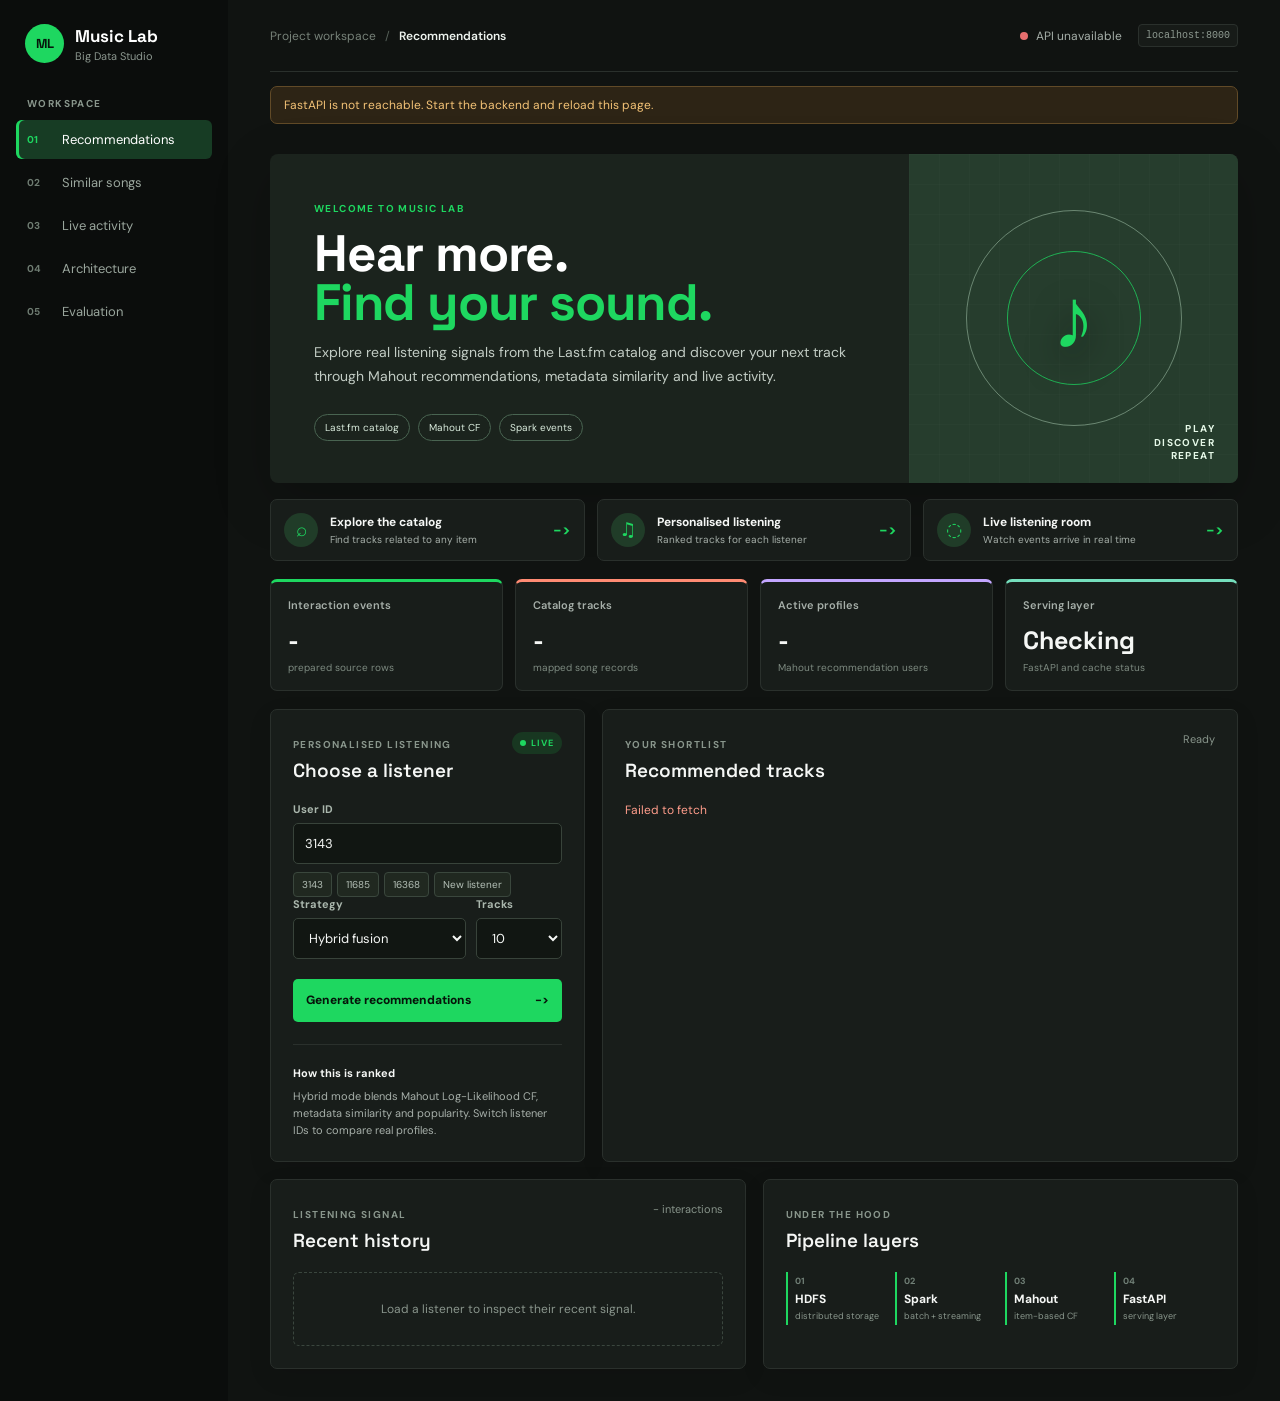
<file: frontend/index.html>
<!doctype html>
<html lang="en">
  <head>
    <meta charset="UTF-8" />
    <meta name="viewport" content="width=device-width, initial-scale=1.0" />
    <meta name="description" content="Scalable Big Data music recommendation system powered by Mahout, Spark and FastAPI." />
    <title>Music Lab | Big Data Recommendation System</title>
    <link rel="preconnect" href="https://fonts.googleapis.com" />
    <link rel="preconnect" href="https://fonts.gstatic.com" crossorigin />
    <link href="https://fonts.googleapis.com/css2?family=DM+Sans:wght@400;500;600;700&family=Space+Grotesk:wght@500;600;700&display=swap" rel="stylesheet" />
    <link rel="stylesheet" href="./styles.css" />
  </head>
  <body>
    <div class="app-shell">
      <aside class="sidebar" aria-label="Primary navigation">
        <div class="brand-lockup"><div class="brand-mark" aria-hidden="true">ML</div><div><strong>Music Lab</strong><span>Big Data Studio</span></div></div>
        <div class="sidebar-label">Workspace</div>
        <nav class="nav-list">
          <button class="nav-item is-active" data-view="recommendations"><span class="nav-icon">01</span> Recommendations</button>
          <button class="nav-item" data-view="similar"><span class="nav-icon">02</span> Similar songs</button>
          <button class="nav-item" data-view="activity"><span class="nav-icon">03</span> Live activity</button>
          <button class="nav-item" data-view="architecture"><span class="nav-icon">04</span> Architecture</button>
          <button class="nav-item" data-view="evaluation"><span class="nav-icon">05</span> Evaluation</button>
        </nav>
      </aside>

      <main class="main-content">
        <header class="topbar"><div><span class="breadcrumb">Project workspace</span><span class="breadcrumb-separator">/</span><strong id="pageTitle">Recommendations</strong></div><div class="topbar-status"><span id="apiStatusDot" class="status-dot"></span><span id="apiStatusText">Connecting to FastAPI</span><code id="apiOrigin">localhost:8000</code></div></header>
        <div id="globalMessage" class="global-message" role="status" aria-live="polite"></div>

        <section class="view is-visible" data-view-panel="recommendations">
          <section class="hero-panel"><div class="hero-copy"><span class="section-kicker">WELCOME TO MUSIC LAB</span><h1>Hear more.<br /><em>Find your sound.</em></h1><p>Explore real listening signals from the Last.fm catalog and discover your next track through Mahout recommendations, metadata similarity and live activity.</p><div class="hero-tags"><span>Last.fm catalog</span><span>Mahout CF</span><span>Spark events</span></div></div><div class="hero-art" role="img" aria-label="Abstract music listening artwork"><div class="art-grid"></div><div class="art-ring ring-one"></div><div class="art-ring ring-two"></div><div class="art-note">♪</div><span>PLAY<br />DISCOVER<br />REPEAT</span></div></section>
          <section class="reference-actions" aria-label="Explore music workspace"><button type="button" data-view-link="similar"><span class="action-icon">⌕</span><span><b>Explore the catalog</b><small>Find tracks related to any item</small></span><strong>-&gt;</strong></button><button type="button" data-view-link="recommendations"><span class="action-icon">♫</span><span><b>Personalised listening</b><small>Ranked tracks for each listener</small></span><strong>-&gt;</strong></button><button type="button" data-view-link="activity"><span class="action-icon">◌</span><span><b>Live listening room</b><small>Watch events arrive in real time</small></span><strong>-&gt;</strong></button></section>
          <section class="stats-grid" aria-label="Live project metrics"><article class="stat-card stat-blue"><span class="stat-label">Interaction events</span><strong id="statInteractions">-</strong><small>prepared source rows</small></article><article class="stat-card stat-coral"><span class="stat-label">Catalog tracks</span><strong id="statCatalog">-</strong><small>mapped song records</small></article><article class="stat-card stat-lilac"><span class="stat-label">Active profiles</span><strong id="statProfiles">-</strong><small>Mahout recommendation users</small></article><article class="stat-card stat-mint"><span class="stat-label">Serving layer</span><strong id="statServing">Checking</strong><small id="statServingDetail">FastAPI and cache status</small></article></section>
          <section class="recommendation-layout">
            <div class="panel control-panel"><div class="panel-heading"><div><span class="section-kicker">PERSONALISED LISTENING</span><h2>Choose a listener</h2></div><span class="live-dot">LIVE</span></div><form id="recommendationForm"><label for="userId">User ID</label><input id="userId" name="userId" type="text" value="3143" autocomplete="off" required /><div class="quick-picks" aria-label="Prepared Last.fm users"><button type="button" data-user="3143">3143</button><button type="button" data-user="11685">11685</button><button type="button" data-user="16368">16368</button><button type="button" data-user="new">New listener</button></div><div class="form-row"><div><label for="strategy">Strategy</label><select id="strategy"><option value="hybrid">Hybrid fusion</option><option value="collaborative">Mahout CF</option><option value="content_based">Metadata similarity</option><option value="popularity">Popularity</option></select></div><div><label for="limit">Tracks</label><select id="limit"><option>5</option><option selected>10</option><option>15</option></select></div></div><button class="primary-button" type="submit"><span class="button-label">Generate recommendations</span><span class="button-spinner" aria-hidden="true"></span><span aria-hidden="true">-&gt;</span></button></form><div class="method-note"><strong>How this is ranked</strong><p>Hybrid mode blends Mahout Log-Likelihood CF, metadata similarity and popularity. Switch listener IDs to compare real profiles.</p></div></div>
            <div class="panel results-panel"><div class="panel-heading"><div><span class="section-kicker">YOUR SHORTLIST</span><h2>Recommended tracks</h2></div><span id="resultCount" class="result-count">Ready</span></div><div id="message" class="message">Select a listener to load real recommendations.</div><div id="recommendations" class="recommendation-list"></div></div>
          </section>
          <section class="lower-grid"><div class="panel history-panel"><div class="panel-heading"><div><span class="section-kicker">LISTENING SIGNAL</span><h2>Recent history</h2></div><span id="historyCount" class="muted-label">- interactions</span></div><div id="history" class="history-list"><div class="empty-state">Load a listener to inspect their recent signal.</div></div></div><div class="panel stack-panel"><div class="panel-heading"><div><span class="section-kicker">UNDER THE HOOD</span><h2>Pipeline layers</h2></div></div><div class="pipeline-list"><div><b>01</b><span>HDFS</span><small>distributed storage</small></div><div><b>02</b><span>Spark</span><small>batch + streaming</small></div><div><b>03</b><span>Mahout</span><small>item-based CF</small></div><div><b>04</b><span>FastAPI</span><small>serving layer</small></div></div></div></section>
        </section>

        <section class="view" data-view-panel="similar"><div class="page-intro"><span class="section-kicker">CATALOG EXPLORER</span><h1>Explore the sound map</h1><p>Choose any mapped item and compare its metadata and interaction neighbours from the Last.fm catalog.</p></div><div class="split-layout"><div class="panel control-panel"><div class="control-art">♫</div><form id="similarForm"><label for="songId">Song or item ID</label><input id="songId" value="165560" required /><div class="quick-picks" aria-label="Example catalog items"><button type="button" data-song="165560">Common</button><button type="button" data-song="341196">D'Angelo</button><button type="button" data-song="681220">Mos Def</button></div><label for="similarLimit">Results</label><select id="similarLimit"><option>5</option><option selected>10</option><option>15</option></select><button class="primary-button" type="submit"><span class="button-label">Find similar tracks</span><span class="button-spinner" aria-hidden="true"></span><span>-&gt;</span></button></form></div><div class="panel"><div class="panel-heading"><div><span class="section-kicker">MATCHES</span><h2 id="similarTitle">Waiting for a query</h2></div></div><div id="similarResults" class="recommendation-list"><div class="empty-state">Enter a song ID to begin.</div></div></div></div></section>
        <section class="view" data-view-panel="activity"><div class="page-intro"><span class="section-kicker">REAL-TIME LISTENING ROOM</span><h1>Live activity</h1><p>Start the event stream and watch valid catalog events arrive for Spark Structured Streaming.</p></div><div class="activity-controls"><button class="primary-button" id="startSimulator" type="button"><span>Start live stream</span><span>▶</span></button><button class="ghost-button" id="stopSimulator" type="button">Stop stream</button><button class="ghost-button" id="refreshActivity" type="button">Refresh feed</button></div><div class="stats-grid compact-stats"><article class="stat-card stat-blue"><span class="stat-label">Events processed</span><strong id="liveEvents">-</strong><small>current buffer</small></article><article class="stat-card stat-coral"><span class="stat-label">Active listeners</span><strong id="liveUsers">-</strong><small>unique users</small></article><article class="stat-card stat-mint"><span class="stat-label">Simulator</span><strong id="liveSimulator">-</strong><small>event producer state</small></article></div><div class="panel activity-panel"><div class="panel-heading"><div><span class="section-kicker">EVENT FEED</span><h2>Recent listening events</h2></div><span id="liveLastEvent" class="muted-label">Waiting for stream</span></div><div id="activityTable" class="table-wrap"><div class="empty-state">Start the live stream to see listening activity.</div></div></div></section>
        <section class="view" data-view-panel="architecture"><div class="page-intro"><span class="section-kicker">SYSTEM DESIGN</span><h1>One connected pipeline</h1><p>The application keeps the original Big Data path visible: storage, distributed processing, recommendation generation and API serving.</p></div><div class="architecture-flow"><div class="arch-node node-input"><span>01</span><strong>Last.fm 1K</strong><small>4,620,928 interaction rows</small></div><div class="arch-arrow">-&gt;</div><div class="arch-node node-storage"><span>02</span><strong>HDFS</strong><small>bronze / silver / gold paths</small></div><div class="arch-arrow">-&gt;</div><div class="arch-node node-compute"><span>03</span><strong>Spark</strong><small>batch and event processing</small></div><div class="arch-arrow">-&gt;</div><div class="arch-node node-model"><span>04</span><strong>Mahout</strong><small>Log-Likelihood item CF</small></div><div class="arch-arrow">-&gt;</div><div class="arch-node node-serving"><span>05</span><strong>FastAPI + UI</strong><small>hybrid Top-N serving</small></div></div><div class="lower-grid"><div class="panel"><span class="section-kicker">DATA LAYERS</span><h2>Medallion processing</h2><div class="layer-list"><div><b>Bronze</b><span>raw events and input files</span></div><div><b>Silver</b><span>validated, typed interactions</span></div><div><b>Gold</b><span>features and recommendation inputs</span></div></div></div><div class="panel"><span class="section-kicker">REAL-TIME PATH</span><h2>Event flow</h2><p class="flow-copy">User event -&gt; FastAPI validation -&gt; streaming input directory -&gt; Spark Structured Streaming -&gt; MongoDB/HDFS sinks.</p></div></div></section>
        <section class="view" data-view-panel="evaluation"><div class="page-intro"><span class="section-kicker">MODEL EVALUATION</span><h1>Measure the recommender</h1><p>Offline metrics are calculated from the configured train-only benchmark and deterministic holdout, rather than hard-coded demo values.</p></div><div id="evaluationContent" class="panel evaluation-panel"><div class="empty-state">Loading evaluation metrics...</div></div></section>
      </main>
    </div>
    <script src="./app.js"></script>
  </body>
</html>
</file>
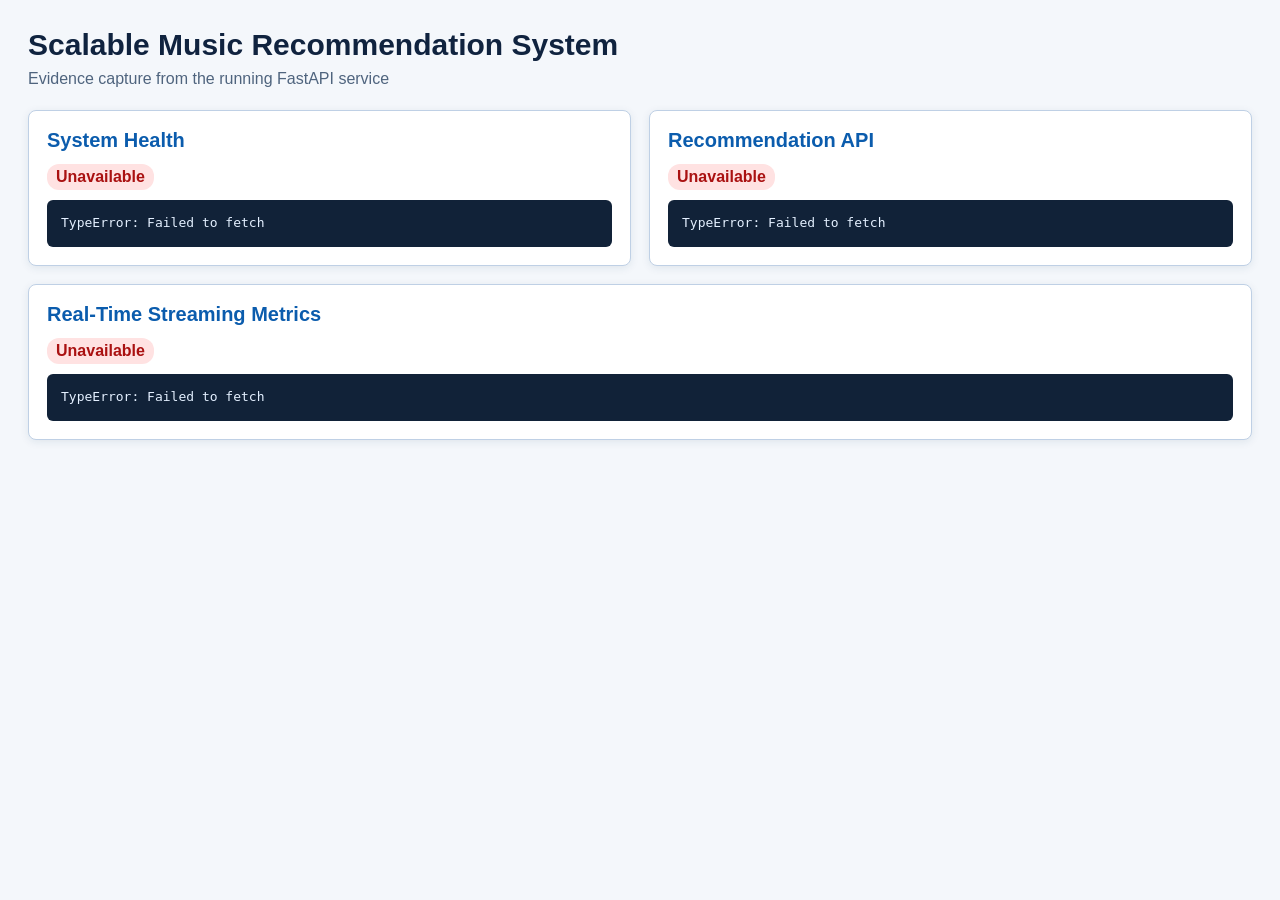
<file: screenshots/evidence.html>
<!doctype html>
<html lang="en">
<head>
  <meta charset="utf-8">
  <title>Music Recommendation System Evidence</title>
  <style>
    body { margin: 0; padding: 28px; font-family: Arial, sans-serif; color: #10233f; background: #f4f7fb; }
    h1 { margin: 0 0 8px; font-size: 30px; }
    .subtitle { color: #4f647e; margin-bottom: 22px; }
    .grid { display: grid; grid-template-columns: 1fr 1fr; gap: 18px; }
    section { background: white; border: 1px solid #bfd0e5; border-radius: 8px; padding: 18px; box-shadow: 0 2px 8px #183b5d18; }
    h2 { margin: 0 0 12px; font-size: 20px; color: #0b5cad; }
    .wide { grid-column: 1 / -1; }
    pre { margin: 0; padding: 14px; background: #112238; color: #e4f0ff; border-radius: 6px; white-space: pre-wrap; font: 13px/1.45 Consolas, monospace; }
    .status { display: inline-block; padding: 4px 9px; border-radius: 12px; background: #d9f7e7; color: #08733c; font-weight: bold; margin-bottom: 10px; }
    .error { background: #ffe2e2; color: #a11; }
  </style>
</head>
<body>
  <h1>Scalable Music Recommendation System</h1>
  <div class="subtitle">Evidence capture from the running FastAPI service</div>
  <div class="grid">
    <section id="health-section"><h2>System Health</h2><div id="health-status" class="status">Loading...</div><pre id="health">Loading...</pre></section>
    <section id="rec-section"><h2>Recommendation API</h2><div id="rec-status" class="status">Loading...</div><pre id="recommendation">Loading...</pre></section>
    <section id="stream-section" class="wide"><h2>Real-Time Streaming Metrics</h2><div id="stream-status" class="status">Loading...</div><pre id="streaming">Loading...</pre></section>
  </div>
  <script>
    const api = 'http://localhost:8001';
    async function load(path, target, badge) {
      try {
        const response = await fetch(api + path);
        const value = await response.json();
        document.getElementById(target).textContent = JSON.stringify(value, null, 2);
        document.getElementById(badge).textContent = 'HTTP ' + response.status + ' OK';
      } catch (error) {
        document.getElementById(target).textContent = String(error);
        document.getElementById(badge).textContent = 'Unavailable';
        document.getElementById(badge).classList.add('error');
      }
    }
    load('/health', 'health', 'health-status');
    load('/recommend/3143?n=10&strategy=hybrid', 'recommendation', 'rec-status');
    load('/live/stats', 'streaming', 'stream-status');
    const view = location.hash.slice(1);
    if (view === 'health') document.getElementById('rec-section').style.display = 'none';
    if (view === 'health') document.getElementById('stream-section').style.display = 'none';
    if (view === 'recommendation') document.getElementById('health-section').style.display = 'none';
    if (view === 'recommendation') document.getElementById('stream-section').style.display = 'none';
    if (view === 'streaming') document.getElementById('health-section').style.display = 'none';
    if (view === 'streaming') document.getElementById('rec-section').style.display = 'none';
  </script>
</body>
</html>
</file>
<file: frontend/styles.css>
:root {
  color-scheme: dark;
  --ink: #f5f7f5;
  --muted: #a6afa9;
  --line: #2a302c;
  --canvas: #101311;
  --surface: #181d1a;
  --sidebar: #0b0d0c;
  --green: #1ed760;
  --coral: #ff8b73;
  --lilac: #c3a6ff;
  --mint: #75dfbd;
  --shadow: 0 18px 55px rgba(0,0,0,.22);
  font-family: "DM Sans", system-ui, sans-serif;
}
* { box-sizing: border-box; }
body { margin: 0; background: var(--canvas); color: var(--ink); }
button, input, select { font: inherit; }
button { cursor: pointer; }
.app-shell { display: grid; grid-template-columns: 228px minmax(0, 1fr); min-height: 100vh; }
.sidebar { display: flex; flex-direction: column; padding: 24px 16px 18px; background: var(--sidebar); color: #dbe5dd; }
.brand-lockup { display: flex; align-items: center; gap: 11px; padding: 0 9px 34px; }
.brand-mark { display: grid; place-items: center; width: 39px; height: 39px; border-radius: 50%; background: var(--green); color: #07150b; font: 800 13px "Space Grotesk", sans-serif; }
.brand-lockup strong { display: block; color: #fff; font: 700 17px "Space Grotesk", sans-serif; }
.brand-lockup span { display: block; margin-top: 2px; color: #8b968e; font-size: 11px; }
.sidebar-label, .section-kicker { color: #89968c; font-size: 10px; font-weight: 700; letter-spacing: 1.4px; text-transform: uppercase; }
.sidebar-label { padding: 0 11px 10px; }
.nav-list { display: grid; gap: 4px; }
.nav-item { display: flex; align-items: center; gap: 11px; border: 0; border-radius: 6px; padding: 11px; background: transparent; color: #9aa69d; text-align: left; font-size: 13px; transition: background .2s, color .2s; }
.nav-item:hover { background: #1d261f; color: #fff; }
.nav-item.is-active { background: #173c24; color: #fff; box-shadow: inset 3px 0 var(--green); }
.nav-icon { width: 24px; color: #6f7c72; font-size: 10px; font-weight: 700; }
.nav-item.is-active .nav-icon { color: var(--green); }
.sidebar-footer { margin-top: auto; padding: 18px 8px 0; border-top: 1px solid #252b27; }
.sidebar-signal { display: flex; align-items: center; gap: 9px; color: #e7f5e9; }
.sidebar-signal strong, .sidebar-signal small { display: block; }
.sidebar-signal strong { font-size: 12px; }
.sidebar-signal small { margin-top: 3px; color: #7e8a81; font-size: 10px; }
.signal-pulse { width: 9px; height: 9px; border-radius: 50%; background: var(--green); box-shadow: 0 0 0 5px #1ed76020; }
.main-content { width: min(1480px, 100%); padding: 0 42px 32px; }
.topbar { display: flex; justify-content: space-between; align-items: center; min-height: 72px; border-bottom: 1px solid var(--line); color: var(--muted); font-size: 12px; }
.breadcrumb { color: #778279; }
.breadcrumb-separator { margin: 0 9px; color: #566159; }
.topbar strong { color: #eef4ef; font-weight: 600; }
.topbar-status { display: flex; align-items: center; gap: 8px; }
.topbar-status code { margin-left: 8px; border: 1px solid var(--line); border-radius: 4px; padding: 5px 7px; color: #8e9a91; background: #171b18; font-size: 10px; }
.status-dot { width: 8px; height: 8px; border-radius: 50%; background: #e8a84f; }
.status-dot.online { background: var(--green); box-shadow: 0 0 0 4px #1ed7601d; }
.status-dot.offline { background: #e66e6e; }
.global-message { min-height: 0; margin-top: 0; color: #f3c276; font-size: 12px; }
.global-message:not(:empty) { margin-top: 14px; padding: 10px 13px; border: 1px solid #614a27; border-radius: 7px; background: #2d2415; }
.view { display: none; padding-top: 30px; }
.view.is-visible { display: block; }
.hero-panel { display: flex; justify-content: space-between; min-height: 300px; overflow: hidden; border-radius: 8px; background: #1b231d; color: #fff; box-shadow: var(--shadow); }
.hero-copy { max-width: 690px; padding: 42px 44px; }
.hero-copy .section-kicker { color: var(--green); }
.hero-copy h1, .page-intro h1 { margin: 12px 0 14px; font: 700 clamp(36px, 4vw, 62px)/.96 "Space Grotesk", sans-serif; letter-spacing: -1.2px; }
.hero-copy h1 em { color: var(--green); font-style: normal; }
.hero-copy p { max-width: 600px; margin: 0; color: #c2ccc4; font-size: 14px; line-height: 1.7; }
.hero-tags { display: flex; flex-wrap: wrap; gap: 8px; margin-top: 25px; }
.hero-tags span { border: 1px solid #496451; border-radius: 20px; padding: 6px 10px; color: #d9ebdc; font-size: 10px; }
.hero-art { position: relative; display: flex; align-items: center; justify-content: center; width: 37%; min-width: 270px; overflow: hidden; background: #263d2d; }
.hero-art:before { content: ""; position: absolute; inset: 0; background: url("https://images.unsplash.com/photo-1511379938547-c1f69419868d?auto=format&fit=crop&w=1000&q=80") center/cover; opacity: .34; mix-blend-mode: screen; }
.art-grid { position: absolute; inset: 0; opacity: .25; background-image: linear-gradient(#fff1 1px, transparent 1px), linear-gradient(90deg, #fff1 1px, transparent 1px); background-size: 30px 30px; }
.hero-art span { position: absolute; right: 23px; bottom: 20px; color: #e6f9e8; font-size: 10px; font-weight: 700; line-height: 1.35; letter-spacing: 1.4px; text-align: right; }
.art-ring { position: absolute; border: 1px solid rgba(218,255,226,.38); border-radius: 50%; }
.ring-one { width: 216px; height: 216px; }
.ring-two { width: 134px; height: 134px; border-color: rgba(30,215,96,.75); }
.art-note { position: relative; z-index: 1; color: var(--green); font: 700 86px/1 "Space Grotesk", sans-serif; text-shadow: 0 12px 35px #0b0d0caa; }
.reference-actions { display: grid; grid-template-columns: repeat(3, 1fr); gap: 12px; margin: 16px 0 18px; }
.reference-actions button { display: grid; grid-template-columns: 36px minmax(0,1fr) 18px; align-items: center; gap: 10px; border: 1px solid var(--line); border-radius: 7px; padding: 13px; background: var(--surface); color: var(--ink); text-align: left; }
.reference-actions button:hover { border-color: #397d4a; background: #1b2a1e; }
.reference-actions b, .reference-actions small { display: block; }
.reference-actions b { font-size: 12px; }
.reference-actions small { margin-top: 3px; color: var(--muted); font-size: 10px; }
.reference-actions strong { color: var(--green); font-size: 15px; }
.action-icon { display: grid; place-items: center; width: 34px; height: 34px; border-radius: 50%; background: #203c28; color: var(--green); font-size: 19px; }
.stats-grid { display: grid; grid-template-columns: repeat(4, minmax(0,1fr)); gap: 12px; margin: 18px 0; }
.stat-card { min-height: 108px; border: 1px solid var(--line); border-top: 3px solid var(--green); border-radius: 7px; padding: 16px 17px; background: var(--surface); }
.stat-card strong, .stat-card small, .stat-label { display: block; }
.stat-label { color: var(--muted); font-size: 11px; font-weight: 600; }
.stat-card strong { margin: 12px 0 5px; color: var(--ink); font: 700 25px "Space Grotesk", sans-serif; }
.stat-card small { color: #7d8a80; font-size: 10px; }
.stat-blue { border-top-color: var(--green); } .stat-coral { border-top-color: var(--coral); } .stat-lilac { border-top-color: var(--lilac); } .stat-mint { border-top-color: var(--mint); }
.recommendation-layout, .split-layout { display: grid; grid-template-columns: 315px minmax(0,1fr); gap: 17px; }
.panel { border: 1px solid var(--line); border-radius: 7px; padding: 22px; background: var(--surface); box-shadow: 0 8px 24px rgba(0,0,0,.09); }
.panel-heading { display: flex; align-items: flex-start; justify-content: space-between; gap: 16px; margin-bottom: 19px; }
.panel h2 { margin: 5px 0 0; font: 600 19px "Space Grotesk", sans-serif; }
.live-dot { border-radius: 20px; padding: 5px 8px; background: #183721; color: var(--green); font-size: 9px; font-weight: 700; letter-spacing: 1px; }
.live-dot:before { content: ""; display: inline-block; width: 6px; height: 6px; margin-right: 5px; border-radius: 50%; background: var(--green); }
label { display: block; margin: 15px 0 7px; color: #aab7ad; font-size: 11px; font-weight: 700; }
.control-panel label:first-child { margin-top: 0; }
input, select { width: 100%; border: 1px solid #38433a; border-radius: 5px; padding: 0 11px; height: 41px; outline: none; color: var(--ink); background: #111612; font-size: 13px; }
input:focus, select:focus { border-color: var(--green); box-shadow: 0 0 0 3px #1ed7601b; }
.quick-picks { display: flex; flex-wrap: wrap; gap: 5px; margin-top: 8px; }
.quick-picks button { border: 1px solid #3a473d; border-radius: 4px; padding: 5px 8px; background: #202820; color: #b5c1b8; font-size: 10px; }
.quick-picks button:hover { border-color: var(--green); color: var(--green); }
.form-row { display: grid; grid-template-columns: 1fr 86px; gap: 10px; }
.primary-button { display: flex; justify-content: space-between; align-items: center; width: 100%; min-height: 43px; margin-top: 20px; border: 0; border-radius: 5px; padding: 0 13px; background: var(--green); color: #06140a; font-size: 12px; font-weight: 800; }
.button-spinner { display: none; width: 14px; height: 14px; margin-left: auto; margin-right: 10px; border: 2px solid #06140a55; border-top-color: #06140a; border-radius: 50%; animation: button-spin .75s linear infinite; }
.primary-button.is-loading .button-spinner { display: inline-block; }
@keyframes button-spin { to { transform: rotate(360deg); } }
.primary-button:hover { background: #62e98c; }
.primary-button:disabled { opacity: .6; cursor: wait; }
.method-note { margin-top: 22px; border-top: 1px solid var(--line); padding-top: 16px; }
.method-note strong { font-size: 11px; }
.method-note p { margin: 6px 0 0; color: var(--muted); font-size: 11px; line-height: 1.55; }
.results-panel { min-height: 350px; }
.result-count, .muted-label { color: #87948a; font-size: 11px; }
.message { margin: 0 0 14px; color: #98a59c; font-size: 12px; }
.message.error { color: #ff9d8b; }
.recommendation-list { display: grid; grid-template-columns: repeat(2, minmax(0,1fr)); gap: 10px; }
.recommendation-card { display: grid; grid-template-columns: 46px minmax(0,1fr); gap: 11px; border: 1px solid #303932; border-radius: 6px; padding: 11px; background: #1e251f; }
.recommendation-card:hover { border-color: #44965a; background: #202c22; }
.rank { display: grid; place-items: center; width: 42px; height: 42px; border-radius: 4px; background: #25452b; color: var(--green); font-size: 11px; font-weight: 800; }
.track-title { overflow: hidden; color: var(--ink); font-size: 13px; font-weight: 700; text-overflow: ellipsis; white-space: nowrap; }
.artist-name { margin-top: 3px; color: #9aa79e; font-size: 11px; }
.track-meta { display: flex; flex-wrap: wrap; gap: 8px; margin-top: 9px; color: #7e8b82; font: 10px Consolas, monospace; }
.track-score { color: var(--green); font-weight: 700; }
.reason { margin-top: 9px; color: #8b998f; font-size: 10px; line-height: 1.4; }
.lower-grid { display: grid; grid-template-columns: 1fr 1fr; gap: 17px; margin-top: 17px; }
.history-list { display: grid; gap: 6px; }
.history-row { display: flex; justify-content: space-between; gap: 8px; border-bottom: 1px solid #2a302c; padding: 9px 0; }
.history-row:last-child { border-bottom: 0; }
.history-row strong { display: block; font-size: 11px; } .history-row small { color: #8d9a90; font-size: 10px; }
.history-row b { align-self: center; color: #a9c8ad; font: 700 11px Consolas, monospace; }
.empty-state { padding: 28px 15px; border: 1px dashed #3a463e; border-radius: 6px; color: #89958c; font-size: 12px; text-align: center; }
.pipeline-list { display: grid; grid-template-columns: repeat(4,1fr); gap: 9px; }
.pipeline-list div { border-left: 2px solid var(--green); padding: 3px 7px; } .pipeline-list b, .pipeline-list span, .pipeline-list small { display: block; }
.pipeline-list b { color: #718077; font-size: 9px; } .pipeline-list span { margin-top: 4px; font-weight: 700; font-size: 12px; } .pipeline-list small { margin-top: 3px; color: #89968c; font-size: 9px; }
.page-intro { max-width: 760px; margin-bottom: 24px; } .page-intro h1 { margin-top: 8px; font-size: 44px; } .page-intro p { margin: 0; color: var(--muted); font-size: 14px; line-height: 1.6; }
.compact-stats { grid-template-columns: repeat(3,1fr); }
.activity-controls { display: flex; align-items: center; gap: 9px; margin: 0 0 17px; } .activity-controls .primary-button { width: auto; margin-top: 0; gap: 20px; } .activity-controls .ghost-button { min-height: 43px; }
.activity-panel { margin-top: 18px; } .table-wrap { overflow: auto; } .event-table { width: 100%; border-collapse: collapse; font-size: 11px; }
.event-table th { padding: 9px 8px; color: #839087; font-size: 10px; font-weight: 600; text-align: left; } .event-table td { border-top: 1px solid #2b322c; padding: 11px 8px; color: #c0cbc2; } .event-table code { color: #9fe6af; font-size: 10px; }
.ghost-button { border: 1px solid #3a463e; border-radius: 5px; padding: 7px 10px; background: #151a16; color: #bac6bd; font-size: 11px; } .ghost-button:hover { border-color: var(--green); color: var(--green); }
.control-art { display: grid; place-items: center; height: 105px; margin: -22px -22px 20px; border-radius: 7px 7px 0 0; background: url("https://images.unsplash.com/photo-1493225457124-a3eb161ffa5f?auto=format&fit=crop&w=900&q=80") center/cover; color: var(--green); font-size: 48px; text-shadow: 0 2px 18px #000; }
.architecture-flow { display: flex; align-items: stretch; gap: 8px; margin-bottom: 17px; overflow-x: auto; }
.arch-node { min-width: 150px; flex: 1; border: 1px solid #303932; border-top: 3px solid var(--green); border-radius: 6px; padding: 15px; background: var(--surface); }
.arch-node span, .arch-node strong, .arch-node small { display: block; } .arch-node span { color: #859189; font-size: 10px; font-weight: 700; }
.arch-node strong { margin: 14px 0 4px; font: 600 14px "Space Grotesk", sans-serif; } .arch-node small { color: #89968c; font-size: 10px; line-height: 1.4; }
.node-storage { border-top-color: var(--coral); } .node-model { border-top-color: var(--lilac); } .node-serving { border-top-color: var(--mint); } .arch-arrow { align-self: center; color: #819087; font-weight: 700; }
.layer-list { display: grid; gap: 8px; margin-top: 18px; } .layer-list div { display: flex; align-items: center; gap: 14px; border-bottom: 1px solid #2a302c; padding: 10px 0; } .layer-list b { width: 60px; color: var(--green); font-size: 11px; } .layer-list span, .flow-copy { color: #9aa79e; font-size: 12px; } .flow-copy { line-height: 1.7; }
.evaluation-panel { min-height: 190px; } .metric-grid { display: grid; grid-template-columns: repeat(4,1fr); gap: 12px; } .metric-tile { border: 1px solid #303932; border-radius: 6px; padding: 14px; background: #1d241f; } .metric-tile span, .metric-tile strong { display: block; } .metric-tile span { color: #89968c; font-size: 10px; } .metric-tile strong { margin-top: 7px; color: var(--green); font: 700 22px "Space Grotesk", sans-serif; } .evaluation-note { margin-top: 18px; color: #99a69d; font-size: 12px; line-height: 1.6; }
@media (max-width: 1100px) { .app-shell { grid-template-columns: 205px minmax(0,1fr); } .main-content { padding: 0 24px 28px; } .recommendation-layout, .split-layout { grid-template-columns: 270px minmax(0,1fr); } .hero-copy { padding: 32px; } }
@media (max-width: 820px) { .app-shell { display: block; } .sidebar { position: static; padding: 15px; } .brand-lockup { padding-bottom: 15px; } .sidebar-label, .sidebar-footer { display: none; } .nav-list { display: flex; overflow: auto; gap: 5px; } .nav-item { flex: 0 0 auto; padding: 9px 10px; } .nav-icon { display: none; } .main-content { padding: 0 14px 25px; } .topbar { min-height: 60px; } .topbar-status code { display: none; } .hero-panel { min-height: 0; } .hero-copy { padding: 28px 23px; } .hero-art { display: none; } .stats-grid, .recommendation-layout, .split-layout, .lower-grid, .reference-actions { grid-template-columns: 1fr; } .recommendation-list { grid-template-columns: 1fr; } .pipeline-list { grid-template-columns: repeat(2,1fr); } .architecture-flow { padding-bottom: 6px; } .page-intro h1 { font-size: 36px; } .metric-grid { grid-template-columns: repeat(2,1fr); } .activity-controls { flex-wrap: wrap; } }
</file>
